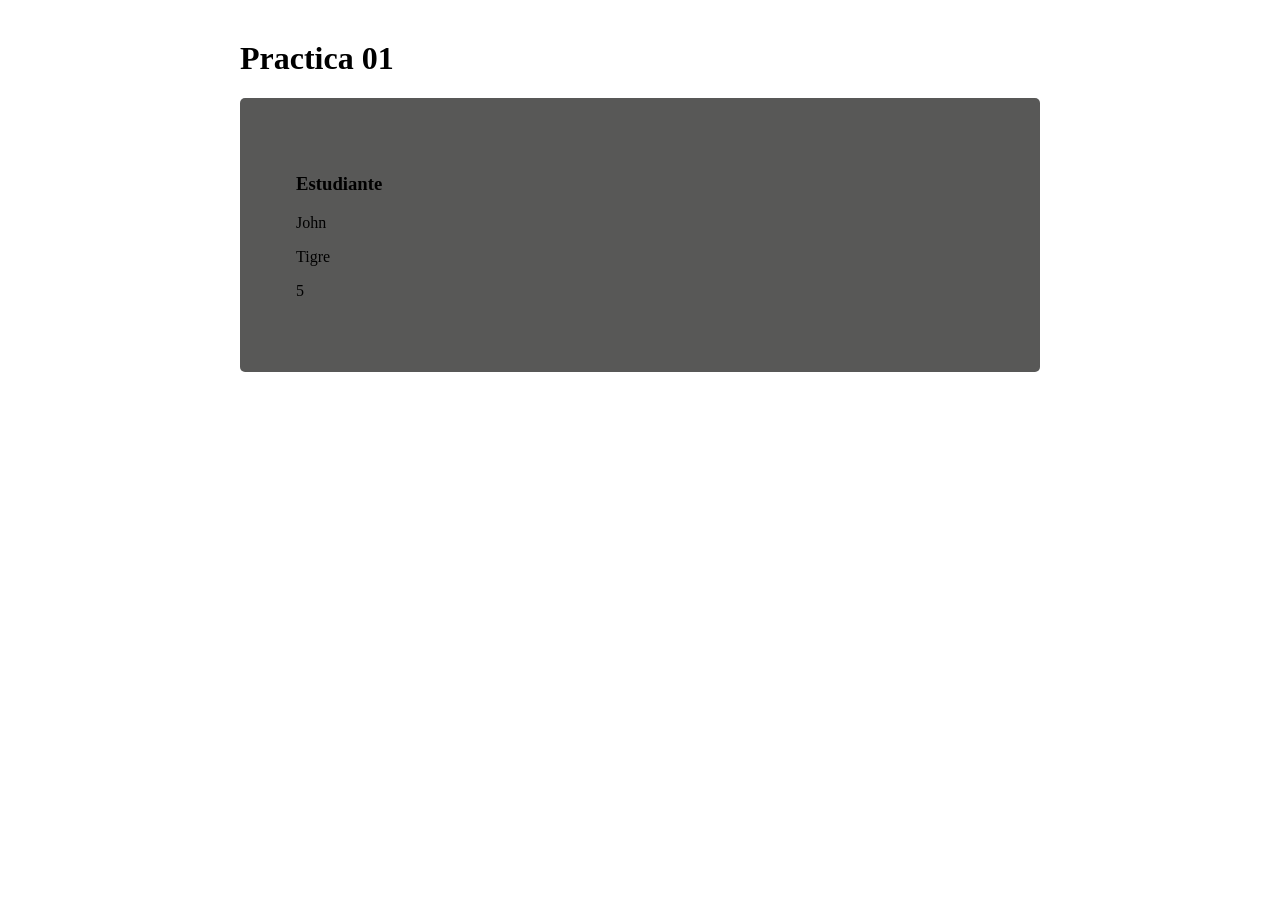
<file: 01-sintaxis/index.html>
<!DOCTYPE html>
<html lang="en">
<head>
    <meta charset="UTF-8">
    <meta name="viewport" content="width=device-width, initial-scale=1.0">

    <title>01-Sintaxis</title>
    <script src="js/app.js" defer></script>
    <link rel="stylesheet" href="scc/styles.css">
</head>
<body>
    <h1>Practica 01</h1> 
    <section id="info">
        <div class="card">
            <h3>Estudiante</h3>
            <p id="nombre"></p>
            <p id="apellido"></p>
            <p id="ciclo"></p>
        </div>
    </section>
</body>
</html>
</file>
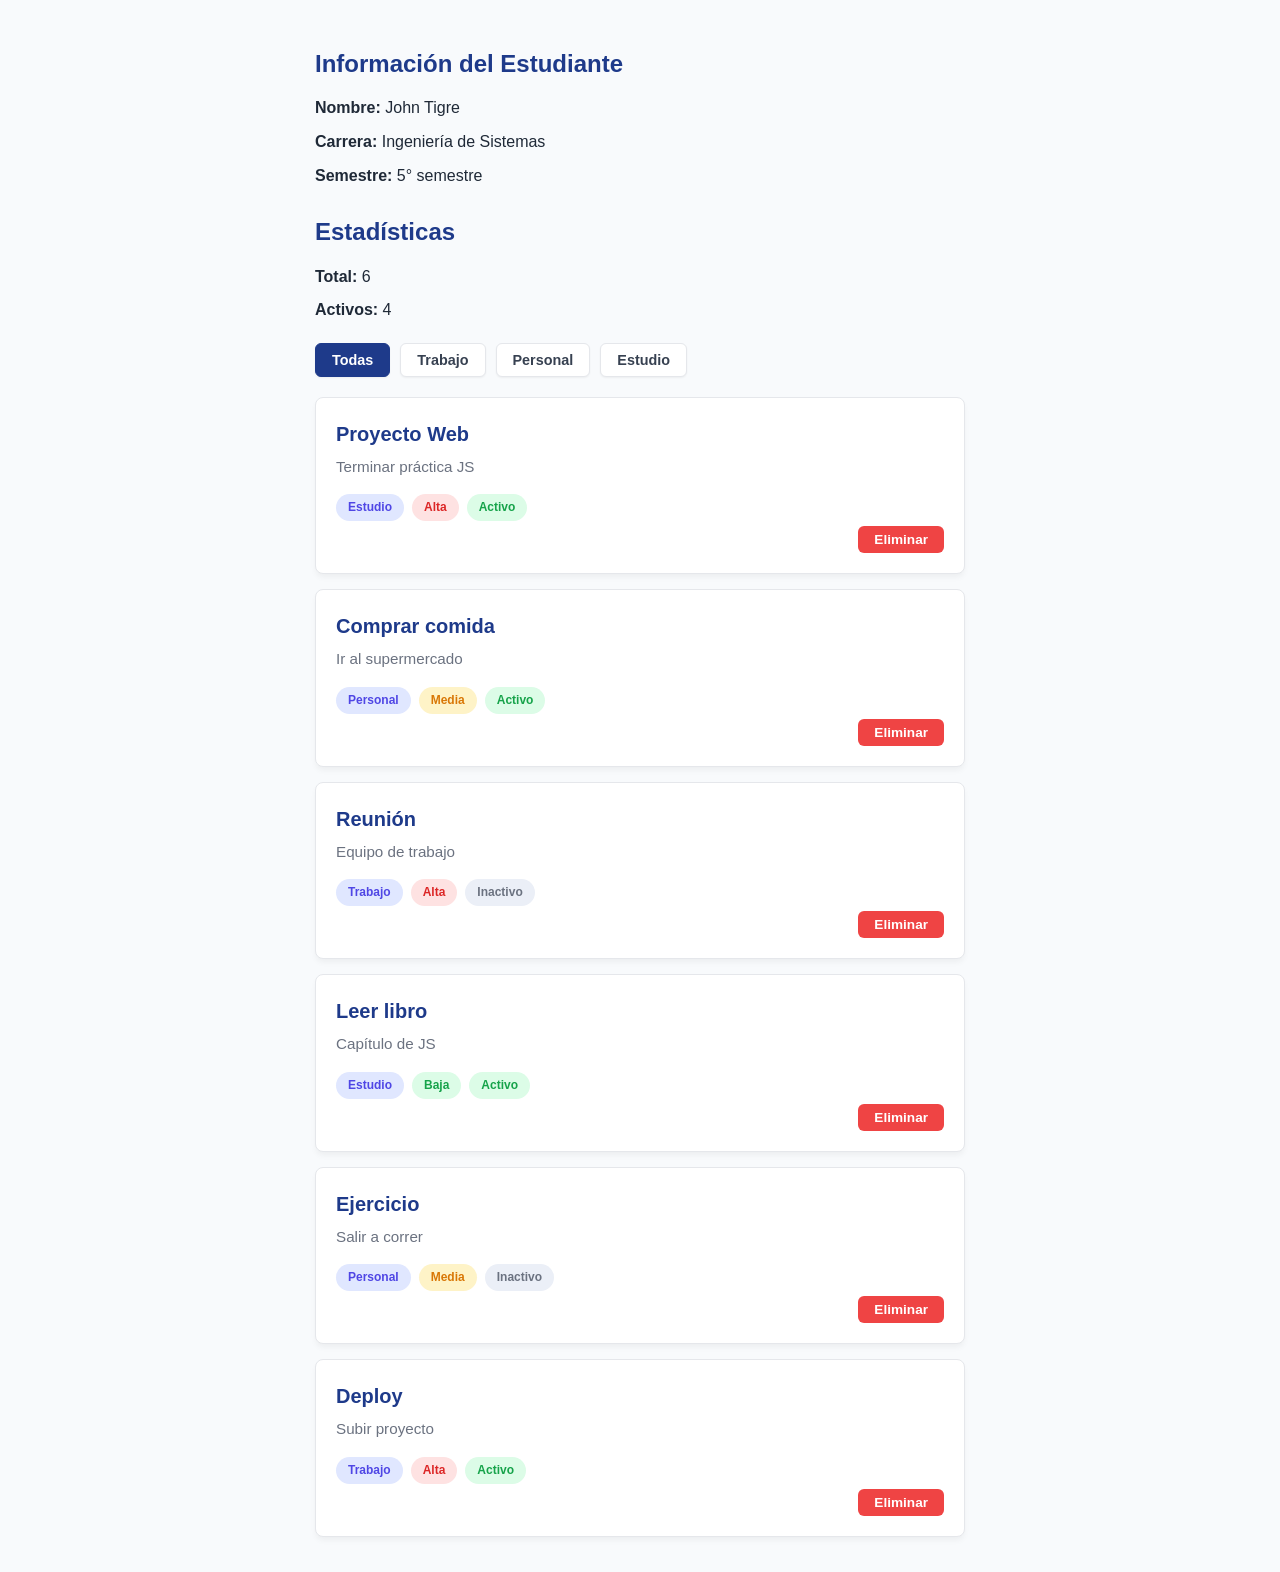
<file: 02-dom-basico/index.html>
<!DOCTYPE html>
<html lang="en">
<head>
    <meta charset="UTF-8">
    <meta name="viewport" content="width=device-width, initial-scale=1.0">
    <title>Practica 02</title>
    <link rel="stylesheet" href="css/styles.css">
</head>
<body>
        <div id="app">

    <div class="info-estudiante">
        <h2>Información del Estudiante</h2>
        <p><strong>Nombre:</strong> <span id="estudiante-nombre"></span></p>
        <p><strong>Carrera:</strong> <span id="estudiante-carrera"></span></p>
        <p><strong>Semestre:</strong> <span id="estudiante-semestre"></span></p>
    </div>

    <div class="estadisticas">
        <h2>Estadísticas</h2>
        <p><strong>Total:</strong> <span id="total-elementos"></span></p>
        <p><strong>Activos:</strong> <span id="elementos-activos"></span></p>
    </div>

    <div class="filtros">
        <button class="btn-filtro btn-filtro-activo" data-categoria="todas">Todas</button>
        <button class="btn-filtro" data-categoria="Trabajo">Trabajo</button>
        <button class="btn-filtro" data-categoria="Personal">Personal</button>
        <button class="btn-filtro" data-categoria="Estudio">Estudio</button>

    </div>

    <div id="contenedor-lista">


        <!-- Las tarjetas se insertarán aquí -->
    </div>

    </div>
    <script src="js/app.js"></script>
</body>
</html></s>
</file>
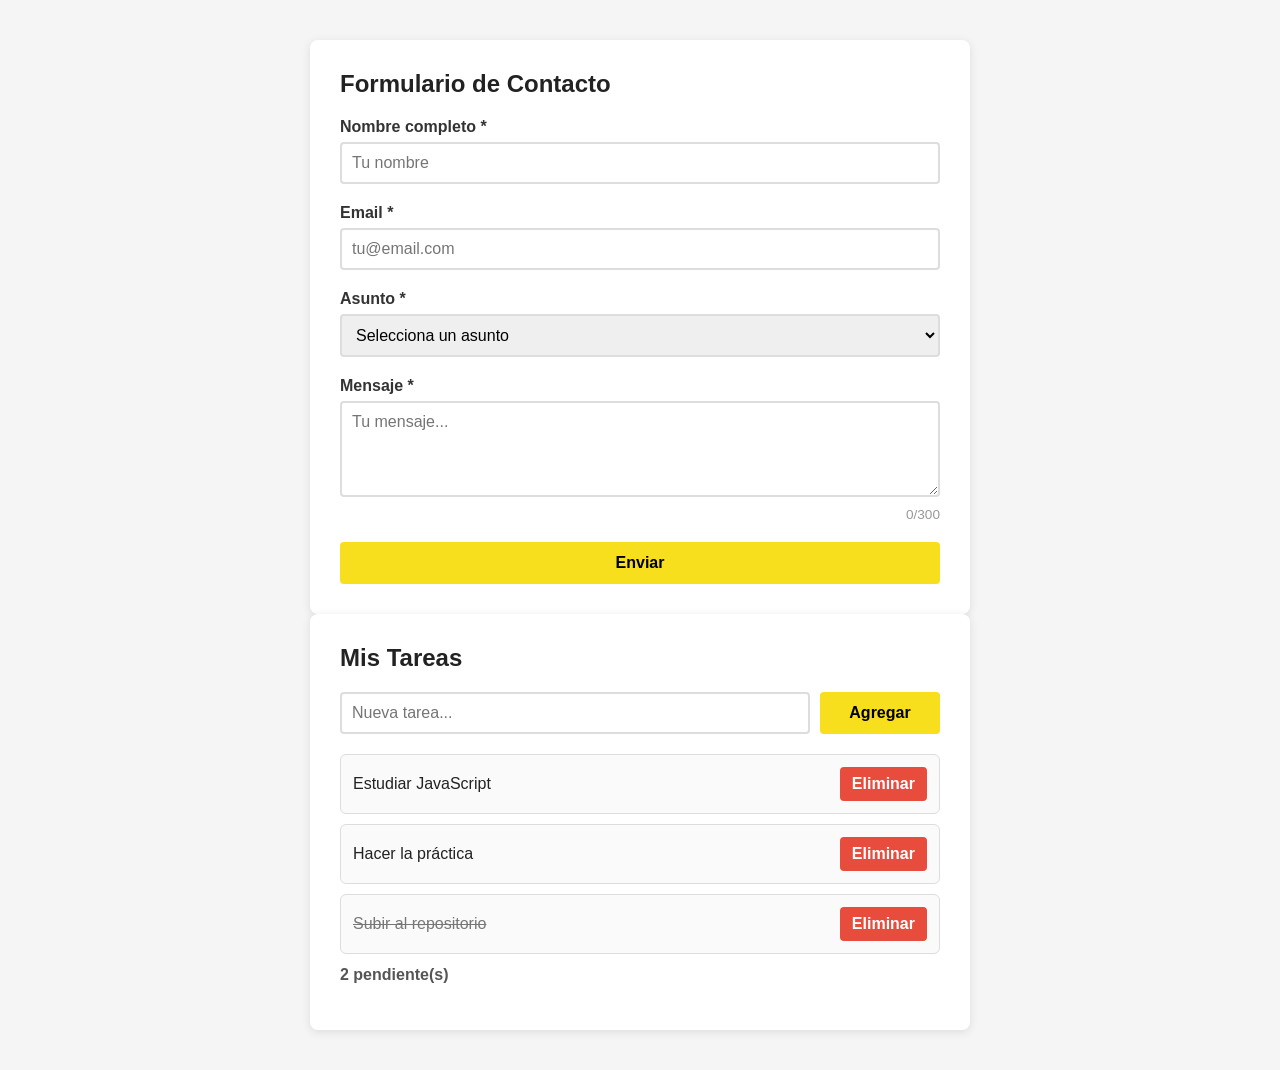
<file: 03-eventos/index.html>
<!DOCTYPE html>
<html lang="en">
<head>
    <meta charset="UTF-8">
    <meta name="viewport" content="width=device-width, initial-scale=1.0">
    <title>Practicas 03</title>
    <link rel="stylesheet" href="css/styles.css">
</head>
<body>
    <section class="container">
    <h1>Formulario de Contacto</h1>

    <form id="formulario" novalidate>
        <div class="form-group">
          <label for="nombre">Nombre completo *</label>
        <input type="text" id="nombre" placeholder="Tu nombre">
        <p class="error-msg" id="error-nombre">El nombre es obligatorio y debe tener al menos 3 caracteres</p>
        </div>

        <div class="form-group">
          <label for="email">Email *</label>
        <input type="email" id="email" placeholder="tu@email.com">
        <p class="error-msg" id="error-email">Ingresa un email válido</p>
        </div>

        <div class="form-group">
          <label for="asunto">Asunto *</label>
        <select id="asunto">
            <option value="">Selecciona un asunto</option>
            <option value="consulta">Consulta general</option>
            <option value="soporte">Soporte técnico</option>
            <option value="sugerencia">Sugerencia</option>
        </select>
        <p class="error-msg" id="error-asunto">Selecciona un asunto</p>
        </div>

        <div class="form-group">
          <label for="mensaje">Mensaje *</label>
        <textarea id="mensaje" rows="4" maxlength="300" placeholder="Tu mensaje..."></textarea>
        <p class="char-count"><span id="chars">0</span>/300</p>
        <p class="error-msg" id="error-mensaje">El mensaje debe tener al menos 10 caracteres</p>
        </div>

        <button type="submit">Enviar</button>
    </form>

    <div id="resultado"></div>
    </section>

    <!-- SECCIÓN 2: TAREAS -->
    <section class="container">
    <h2>Mis Tareas</h2>

    <div class="input-group">
        <input type="text" id="nueva-tarea" placeholder="Nueva tarea...">
        <button type="button" id="btn-agregar" data-action="agregar">Agregar</button>
    </div>

    <ul id="lista-tareas"></ul>
    <p id="contador-tareas">0 pendiente(s)</p>
    </section>
    <script src="js/app.js"></script>
</body>
</html>
</file>
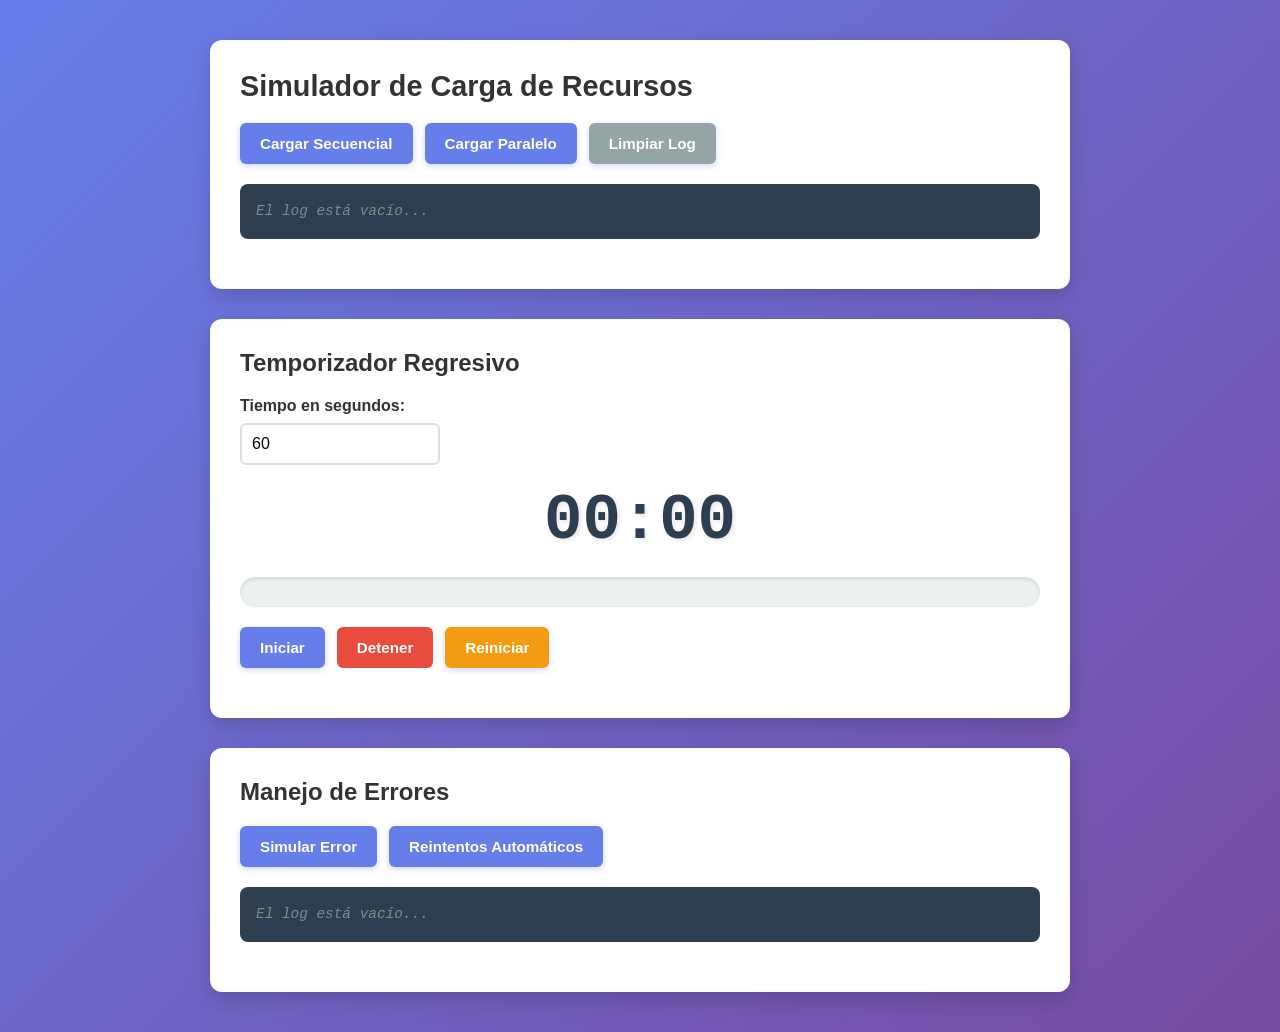
<file: 05-asincronia/index.html>
<!DOCTYPE html>
<html lang="es">
<head>
    <meta charset="UTF-8">
    <meta name="viewport" content="width=device-width, initial-scale=1.0">
    <title>Práctica 5 - Asincronía</title>
    <link rel="stylesheet" href="css/styles.css">
</head>
<body>
    <main class="page">
    <!-- SECCIÓN 1: CARGA SECUENCIAL VS PARALELA -->
    <section class="container">
        <h1>Simulador de Carga de Recursos</h1>

        <div class="button-group">
        <button type="button" id="btn-secuencial">Cargar Secuencial</button>
        <button type="button" id="btn-paralelo">Cargar Paralelo</button>
        <button type="button" id="btn-limpiar">Limpiar Log</button>
        </div>

        <div id="log" class="log"></div>

        <div id="resultados" class="resultados"></div>
    </section>

    <!-- SECCIÓN 2: TEMPORIZADOR -->
    <section class="container">
        <h2>Temporizador Regresivo</h2>

        <div class="form-group">
        <label for="input-tiempo">Tiempo en segundos:</label>
        <input type="number" id="input-tiempo" value="60" min="1" max="600">
        </div>

        <div id="display" class="display">00:00</div>

        <div class="progress-container">
        <div id="barra-progreso" class="progress-bar"></div>
        </div>

        <div class="button-group">
        <button type="button" id="btn-iniciar">Iniciar</button>
        <button type="button" id="btn-detener">Detener</button>
        <button type="button" id="btn-reiniciar">Reiniciar</button>
        </div>
    </section>

    <!-- SECCIÓN 3: MANEJO DE ERRORES -->
    <section class="container">
        <h2>Manejo de Errores</h2>

        <div class="button-group">
        <button type="button" id="btn-error">Simular Error</button>
        <button type="button" id="btn-reintentos">Reintentos Automáticos</button>
        </div>

        <div id="log-errores" class="log"></div>
    </section>
    </main>
    <script defer src="js/app.js"></script>
</body>
</html>
</file>
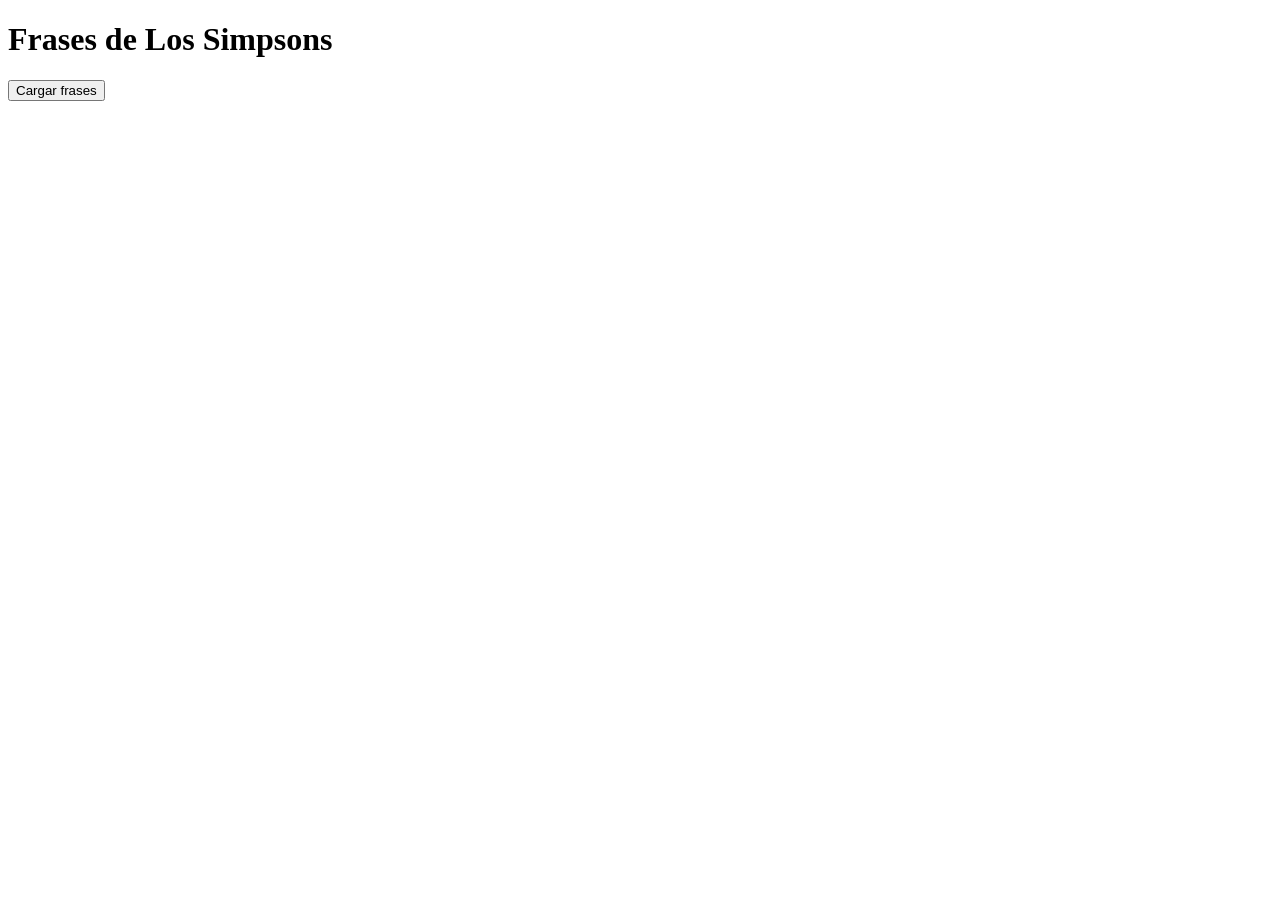
<file: 06-ejemplo/index.html>
<!DOCTYPE html>
<html lang="es">
<head>
    <meta charset="UTF-8">
    <title>Fetch Simpsons</title>
    <link rel="stylesheet" href="styles.css">
</head>
<body>

    <h1>Frases de Los Simpsons</h1>

    <button id="btn-cargar">Cargar frases</button>

    <div id="loading" class="loading oculto">Cargando...</div>

    <div id="contenedor"></div>

    <script src="app.js"></script>
</body>
</html>
</file>
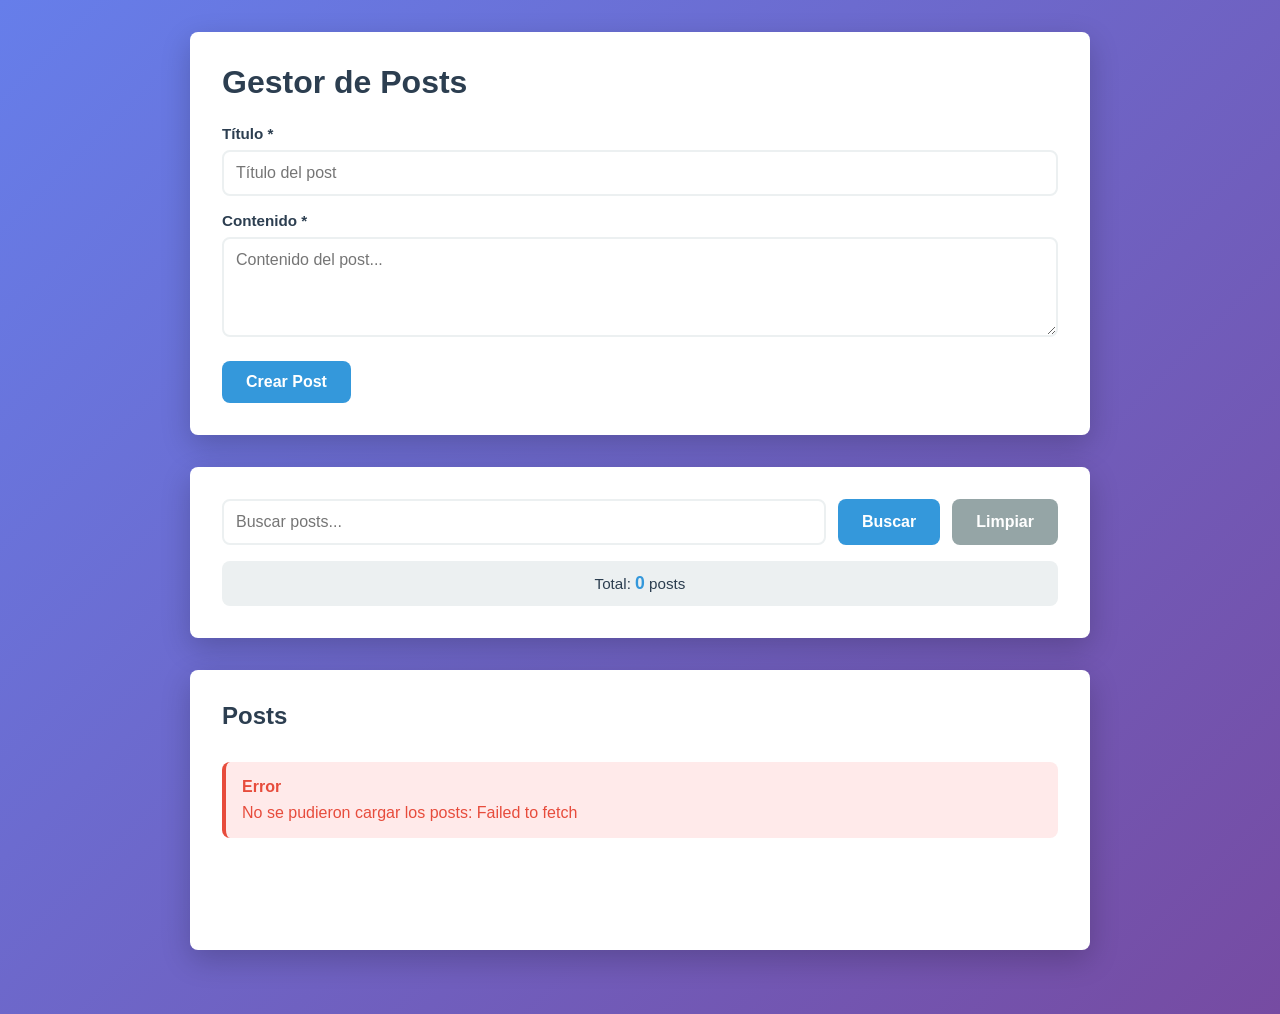
<file: 06-fetch-api/index.html>
<!DOCTYPE html>
<html lang="es">
<head>
    <meta charset="UTF-8">
    <meta name="viewport" content="width=device-width, initial-scale=1.0">
    <title>Práctica 6 - Fetch API</title>
    <link rel="stylesheet" href="css/styles.css">
</head>
<body>
    <main class="page">
    <!-- SECCIÓN 1: FORMULARIO -->
    <section class="container">
        <h1>Gestor de Posts</h1>
        <form id="form-post" class="form-post">
        <input type="hidden" id="post-id">
        
        <div class="form-group">
          <label for="titulo">Título *</label>
            <input type="text" id="titulo" placeholder="Título del post" required>
        </div>

        <div class="form-group">
          <label for="contenido">Contenido *</label>
            <textarea id="contenido" rows="4" placeholder="Contenido del post..." required></textarea>
        </div>

        <div class="form-actions">
            <button type="submit" id="btn-submit">Crear Post</button>
            <button type="button" id="btn-cancelar" class="btn-secondary" style="display: none;">Cancelar</button>
        </div>
        </form>
    </section>

    <!-- SECCIÓN 2: FILTROS Y BÚSQUEDA -->
    <section class="container">
        <div class="search-bar">
        <input type="search" id="input-buscar" placeholder="Buscar posts...">
        <button type="button" id="btn-buscar">Buscar</button>
        <button type="button" id="btn-limpiar" class="btn-secondary">Limpiar</button>
        </div>

        <div class="stats">
        <p id="contador">Total: <strong>0</strong> posts</p>
        </div>
    </section>

    <!-- SECCIÓN 3: LISTA DE POSTS -->
    <section class="container">
        <h2>Posts</h2>
        <div id="lista-posts" class="lista-posts">
        <!-- Los posts se renderizan aquí dinámicamente -->
        </div>

        <div id="mensaje-estado" class="mensaje-estado"></div>
    </section>
    </main>

    <script defer src="js/apiService.js"></script>
    <script defer src="js/components.js"></script>
    <script defer src="js/app.js"></script>
</body>
</html>
</file>
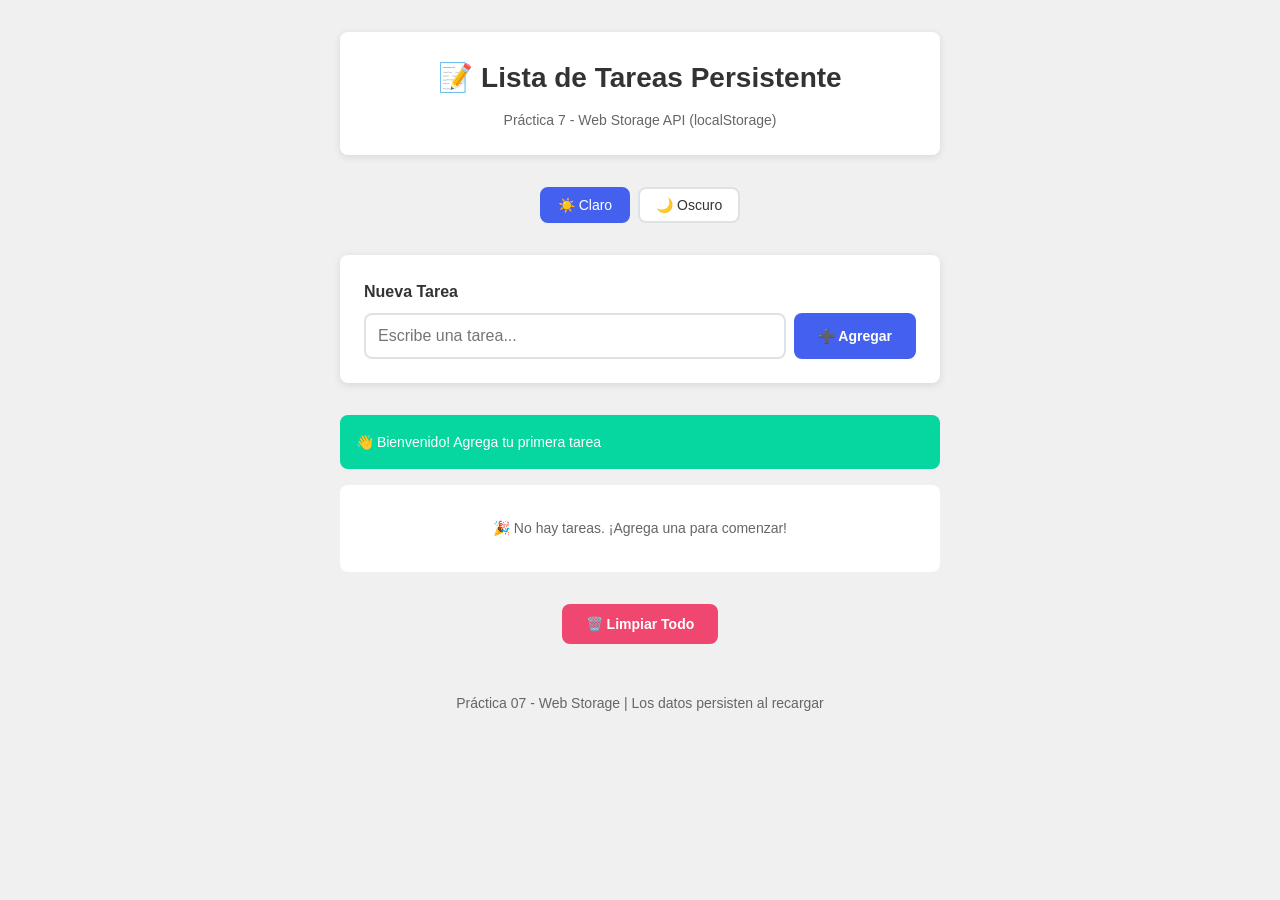
<file: 07-storage/index.html>
<!DOCTYPE html>
<html lang="es">
<head>
    <meta charset="UTF-8">
    <meta name="viewport" content="width=device-width, initial-scale=1.0">
    <title>Práctica 07 - Web Storage | Lista de Tareas</title>
    <link rel="stylesheet" href="css/styles.css">
</head>
<body>
    <div class="container">
    <!-- Header -->
    <header class="header">
        <h1 class="header__title">📝 Lista de Tareas Persistente</h1>
        <p class="header__subtitle">Práctica 7 - Web Storage API (localStorage)</p>
    </header>

    <!-- Selector de tema simple -->
    <section class="theme-selector">
        <button class="theme-btn theme-btn--active" data-theme="claro">☀️ Claro</button>
        <button class="theme-btn" data-theme="oscuro">🌙 Oscuro</button>
    </section>

    <!-- Formulario para crear tarea -->
    <section class="form-section">
        <form class="task-form" id="form-tarea">
        <div class="form-group">
            <label for="input-tarea" class="form-label">Nueva Tarea</label>
            <div class="form-input-group">
            <input 
                type="text" 
                id="input-tarea" 
                class="form-input" 
                placeholder="Escribe una tarea..." 
                maxlength="100"
                required
                autocomplete="off"
            >
            <button type="submit" class="btn btn--primary">
                ➕ Agregar
            </button>
            </div>
        </div>
        </form>
    </section>

    <!-- Mensaje de estado -->
    <div id="mensaje-estado" class="mensaje oculto"></div>

    <!-- Lista de tareas -->
    <section class="tasks-section">
        <ul class="tasks-list" id="lista-tareas">
        <!-- Las tareas se renderizan aquí -->
        </ul>
    </section>

    <!-- Botón limpiar todo -->
    <section class="actions">
        <button class="btn btn--danger" id="btn-limpiar">
        🗑️ Limpiar Todo
        </button>
    </section>

    <!-- Footer -->
    <footer class="footer">
        <p>Práctica 07 - Web Storage | Los datos persisten al recargar</p>
    </footer>
    </div>

    <!-- Scripts -->
    <script src="js/storage.js"></script>
    <script src="js/app.js"></script>
</body>
</html>
</file>
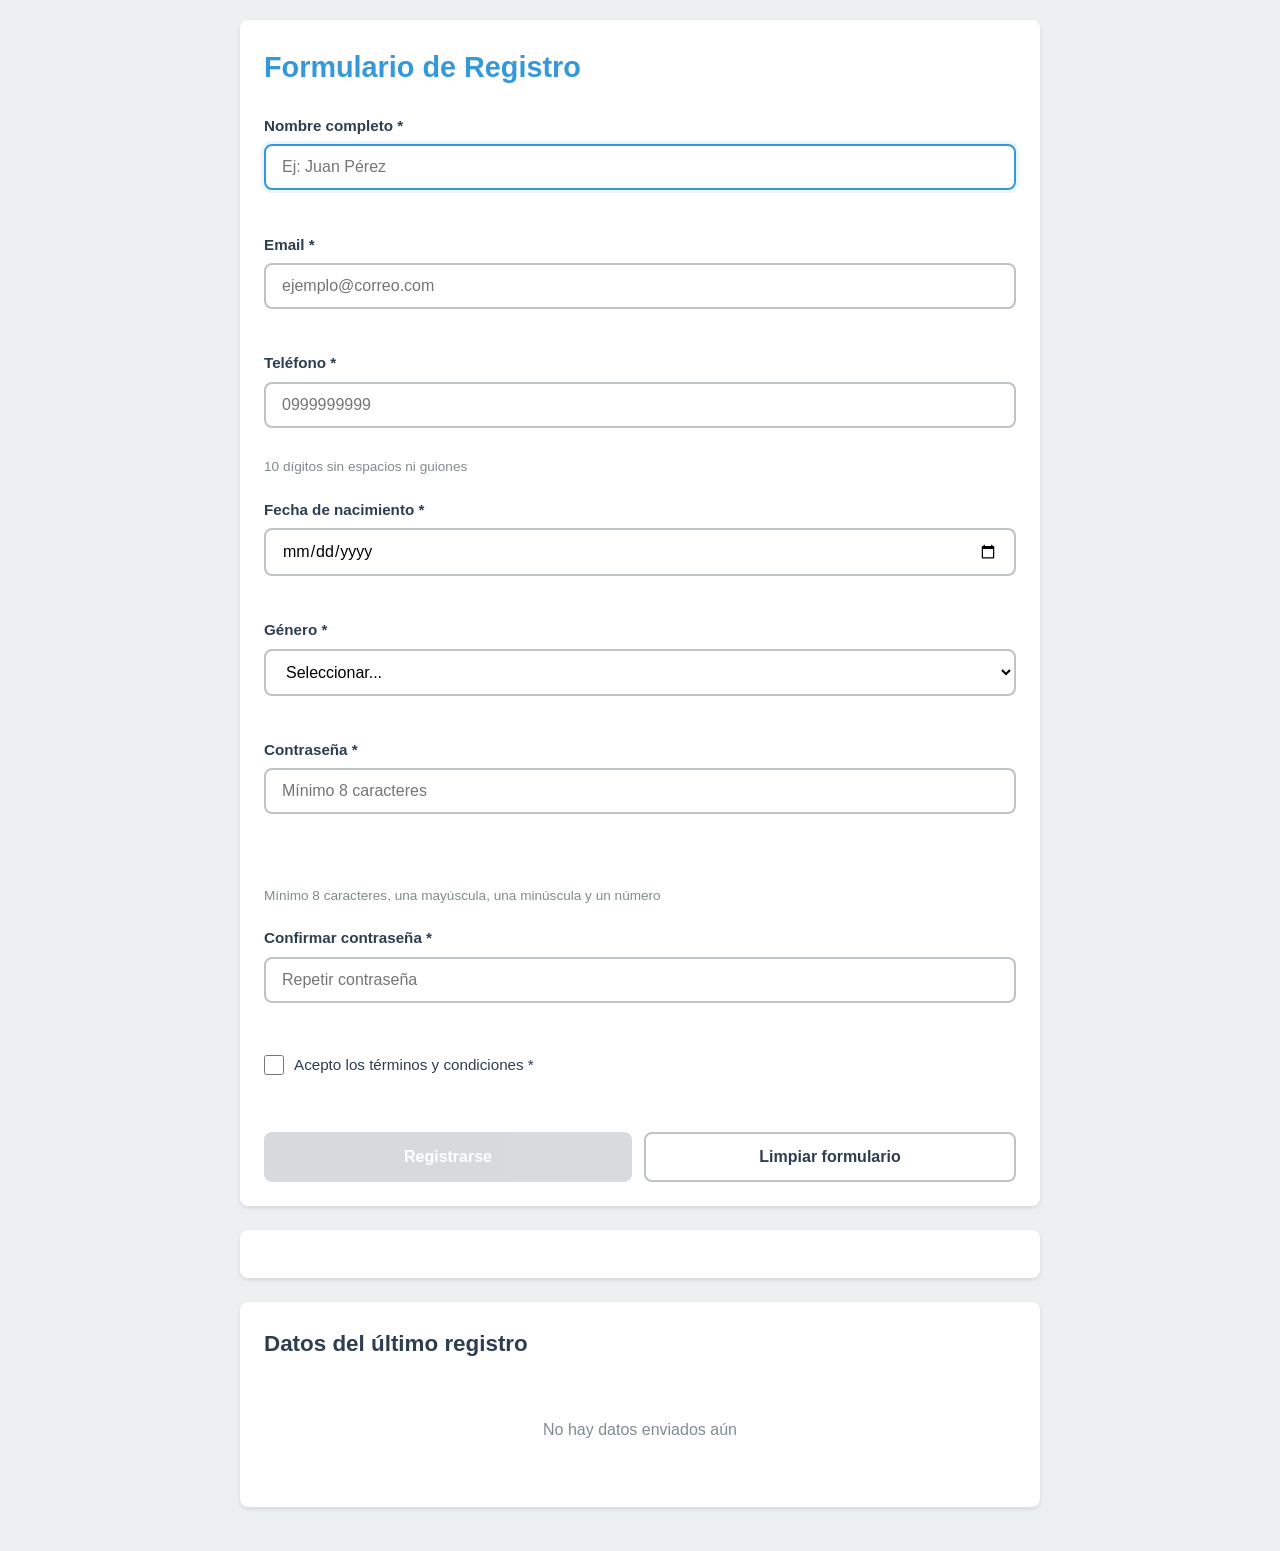
<file: 08-formularios-validacion/index.html>
<!DOCTYPE html>
<html lang="es">
<head>
    <meta charset="UTF-8">
    <meta name="viewport" content="width=device-width, initial-scale=1.0">
    <title>Práctica 8 - Formularios y Validación</title>
    <link rel="stylesheet" href="css/styles.css">
</head>
<body>
    <main class="page">
    <!-- SECCIÓN 1: FORMULARIO DE REGISTRO -->
    <section class="container">
        <h1>Formulario de Registro</h1>
        <form id="form-registro" class="form-registro" novalidate>
        
        <div class="form-group">
          <label for="nombre">Nombre completo *</label>
            <input 
            type="text" 
            id="nombre" 
            name="nombre" 
            placeholder="Ej: Juan Pérez" 
            required 
            minlength="3"
            maxlength="50">
          <div class="error-mensaje"></div>
        </div>

        <div class="form-group">
          <label for="email">Email *</label>
            <input 
            type="email" 
            id="email" 
            name="email" 
            placeholder="ejemplo@correo.com" 
            required>
            <div class="error-mensaje"></div>
        </div>

        <div class="form-group">
          <label for="telefono">Teléfono *</label>
            <input 
            type="tel" 
            id="telefono" 
            name="telefono" 
            placeholder="0999999999" 
            required
            pattern="[0-9]{10}">
            <div class="error-mensaje"></div>
            <small class="help-text">10 dígitos sin espacios ni guiones</small>
        </div>

        <div class="form-group">
          <label for="fecha_nacimiento">Fecha de nacimiento *</label>
            <input 
            type="date" 
            id="fecha_nacimiento" 
            name="fecha_nacimiento" 
            required>
            <div class="error-mensaje"></div>
        </div>

        <div class="form-group">
          <label for="genero">Género *</label>
            <select id="genero" name="genero" required>
            <option value="">Seleccionar...</option>
            <option value="masculino">Masculino</option>
            <option value="femenino">Femenino</option>
            <option value="otro">Otro</option>
            <option value="prefiero_no_decir">Prefiero no decir</option>
            </select>
            <div class="error-mensaje"></div>
        </div>

        <div class="form-group">
          <label for="password">Contraseña *</label>
            <input 
            type="password" 
            id="password" 
            name="password" 
            placeholder="Mínimo 8 caracteres" 
            required 
            minlength="8">
            <div class="password-strength" id="password-strength"></div>
            <div class="error-mensaje"></div>
            <small class="help-text">Mínimo 8 caracteres, una mayúscula, una minúscula y un número</small>
        </div>

        <div class="form-group">
          <label for="confirmar_password">Confirmar contraseña *</label>
            <input 
            type="password" 
            id="confirmar_password" 
            name="confirmar_password" 
            placeholder="Repetir contraseña" 
            required>
            <div class="error-mensaje"></div>
        </div>

        <div class="form-group form-group-checkbox">
            <label class="checkbox-label">
            <input 
                type="checkbox" 
                id="terminos" 
                name="terminos" 
                required>
            <span>Acepto los términos y condiciones *</span>
            </label>
            <div class="error-mensaje"></div>
        </div>

        <div class="form-actions">
            <button type="submit" id="btn-enviar" class="btn-submit">
            Registrarse
            </button>
            <button type="button" id="btn-limpiar" class="btn-secondary">
            Limpiar formulario
            </button>
        </div>
        </form>
    </section>

    <!-- SECCIÓN 2: MENSAJES DE ESTADO -->
    <section class="container">
        <div id="mensaje-estado" class="mensaje-estado oculto"></div>
    </section>

    <!-- SECCIÓN 3: DATOS ENVIADOS (solo para demostración) -->
    <section class="container">
        <h2>Datos del último registro</h2>
        <div id="resultado-registro" class="resultado-vacio">
        <p>No hay datos enviados aún</p>
        </div>
    </section>
    </main>

    <script defer src="js/validacion.js"></script>
    <script defer src="js/components.js"></script>
    <script defer src="js/app.js"></script>
</body>
</html>
</file>
<file: 01-sintaxis/scc/styles.css>
body {
    font-family: 'Times New Roman', Times, serif;
    max-width: 800px;
    margin: 40px auto;
}

.card {
    background: #585857;
    padding: 7%;
    margin: 9px 0;
    border-radius: 5px;
}
</file>
<file: 02-dom-basico/css/styles.css>
* {
    box-sizing: border-box;
    margin: 0;
    padding: 0;
}

body {
    font-family: -apple-system, BlinkMacSystemFont, "Segoe UI", Roboto, Helvetica, Arial, sans-serif;
    background-color: #f8fafc; 
    color: #1f2937; 
    padding: 20px;
    line-height: 1.6;
}

#app {
    max-width: 650px;
    margin: 0 auto;
}

h2 {
    color: #1e3a8a; 
    margin-bottom: 12px;
    margin-top: 25px;
    font-size: 1.5rem;
}

p {
    margin-bottom: 8px;
    font-size: 1rem;
}

.filtros {
    margin: 20px 0;
    display: flex;
    gap: 10px;
}

.btn-filtro {
    padding: 8px 16px;
    border: 1px solid #e5e7eb; 
    background-color: white;
    color: #374151;
    font-weight: 600;
    cursor: pointer;
    border-radius: 6px;
    font-size: 0.9rem;
    box-shadow: 0 1px 2px rgba(0,0,0,0.05);
}

.btn-filtro:hover {
    background-color: #f9fafb;
}

.btn-filtro-activo {
    background-color: #1e3a8a; 
    color: white;
    border-color: #1e3a8a;
}
.btn-filtro-activo:hover {
    background-color: #1e3a8a; 
}

.card {
    background: white;
    padding: 20px;
    margin-bottom: 15px;
    border-radius: 8px;
    border: 1px solid #e5e7eb;
    box-shadow: 0 4px 6px -1px rgba(0, 0, 0, 0.05); 
    display: flex;
    flex-direction: column;
}

.card h3 {
    color: #1e3a8a; 
    font-size: 1.25rem;
    margin-bottom: 5px;
}

.card p {
    color: #6b7280; 
    margin-bottom: 15px;
    font-size: 0.95rem;
}


.badges {
    display: flex;
    gap: 8px;
    margin-bottom: 15px;
}

.badge {
    padding: 4px 12px;
    border-radius: 9999px; 
    font-size: 0.75rem;
    font-weight: 700;
    display: inline-block;
}


.badge-categoria {
    background-color: #e0e7ff;
    color: #4f46e5; 
}

.prioridad-alta {
    background-color: #fee2e2;
    color: #dc2626; 
}

.prioridad-media {
    background-color: #fef3c7; 
    color: #d97706; 
}

.prioridad-baja {
    background-color: #dcfce7; 
    color: #16a34a; 
}

.estado-activo {
    background-color: #dcfce7; 
    color: #16a34a; 
}

.estado-inactivo {
    background-color: #ebeff7;
    color: #6b7280;
}

.card-actions {
    display: flex;
    justify-content: flex-end; 
    margin-top: -10px;
}

.btn-eliminar {
    background-color: #ef4444; 
    color: white;
    border: none;
    padding: 6px 16px;
    border-radius: 6px;
    font-weight: 600;
    cursor: pointer;
    font-size: 0.85rem;
    transition: background-color 0.2s;
}

.btn-eliminar:hover {
    background-color: #dc2626;
}
</file>
<file: 03-eventos/css/styles.css>
* {
    box-sizing: border-box;
}

body {
    font-family: Arial, sans-serif;
    max-width: 700px;
    margin: 40px auto;
    padding: 0 20px;
    background: #f5f5f5;
    color: #222;
}

.page {
    display: flex;
    flex-direction: column;
    gap: 24px;
}

.container {
    background: #ffffff;
    padding: 30px;
    border-radius: 8px;
    box-shadow: 0 2px 10px rgba(0, 0, 0, 0.1);
}

h1,
h2 {
    margin-top: 0;
    margin-bottom: 20px;
}

.form-group {
    margin-bottom: 20px;
}

label {
    display: block;
    margin-bottom: 6px;
    font-weight: bold;
    color: #333;
}

input,
select,
textarea,
button {
    font: inherit;
}

input,
select,
textarea {
    width: 100%;
    padding: 10px;
    border: 2px solid #ddd;
    border-radius: 4px;
    transition: border-color 0.2s ease, box-shadow 0.2s ease;
}

input:focus,
select:focus,
textarea:focus {
    border-color: #f7df1e;
    outline: none;
    box-shadow: 0 0 0 3px rgba(247, 223, 30, 0.2);
}

.error {
    border-color: #e74c3c !important;
}

.error-msg {
    display: none;
    margin-top: 6px;
    margin-bottom: 0;
    color: #e74c3c;
    font-size: 0.85rem;
}

.error-msg.visible {
    display: block;
}

.char-count {
    text-align: right;
    color: #999;
    font-size: 0.85rem;
    margin-top: 6px;
    margin-bottom: 0;
}

button {
    border: none;
    border-radius: 4px;
    padding: 12px 16px;
    background: #f7df1e;
    cursor: pointer;
    font-weight: bold;
    transition: background 0.2s ease, transform 0.2s ease;
}

button:hover {
    background: #e6cf1a;
}

button:active {
    transform: scale(0.98);
}

form button[type="submit"] {
    width: 100%;
}

#resultado {
    display: none;
    margin-top: 20px;
    padding: 15px;
    background: #e8f5e9;
    border-radius: 4px;
    border: 1px solid #c8e6c9;
}

#resultado.visible {
    display: block;
}

#resultado strong {
    display: block;
    margin-bottom: 10px;
}

#resultado p {
    margin: 6px 0;
}

.input-group {
    display: flex;
    gap: 10px;
    margin-bottom: 20px;
}

.input-group input {
    flex: 1;
}

#btn-agregar {
    min-width: 120px;
}

#lista-tareas {
    list-style: none;
    padding: 0;
    margin: 0;
}

.tarea-item {
    display: flex;
    align-items: center;
    justify-content: space-between;
    gap: 10px;
    padding: 12px;
    border: 1px solid #ddd;
    border-radius: 6px;
    background: #fafafa;
    margin-bottom: 10px;
}

.tarea-texto {
    flex: 1;
    cursor: pointer;
}

.tarea-item.completada .tarea-texto {
    text-decoration: line-through;
    color: #777;
}

.btn-eliminar {
    background: #e74c3c;
    color: #fff;
    padding: 8px 12px;
}

.btn-eliminar:hover {
    background: #cf3f31;
}

.estado-vacio {
    padding: 14px;
    border: 1px dashed #bbb;
    border-radius: 6px;
    text-align: center;
    color: #666;
    background: #fcfcfc;
}

#contador-tareas {
    margin-top: 12px;
    color: #555;
    font-weight: bold;
}

@media (max-width: 600px) {
    body {
        margin: 20px auto;
        padding: 0 12px;
    }

    .container {
        padding: 20px;
    }

    .input-group {
        flex-direction: column;
    }

    #btn-agregar {
        width: 100%;
    }

    .tarea-item {
        flex-direction: column;
        align-items: stretch;
    }

    .btn-eliminar {
        width: 100%;
    }
}
</file>
<file: 05-asincronia/css/styles.css>
* {
    box-sizing: border-box;
}

body {
    font-family: 'Segoe UI', Tahoma, Geneva, Verdana, sans-serif;
    max-width: 900px;
    margin: 40px auto;
    padding: 0 20px;
    background: linear-gradient(135deg, #667eea 0%, #764ba2 100%);
    color: #222;
    min-height: 100vh;
}

.page {
    display: flex;
    flex-direction: column;
    gap: 30px;
}

.container {
    background: #ffffff;
    padding: 30px;
    border-radius: 12px;
    box-shadow: 0 8px 20px rgba(0, 0, 0, 0.15);
}

h1,
h2 {
    margin-top: 0;
    margin-bottom: 20px;
    color: #333;
}


h1 {
    font-size: 1.8rem;
}

h2 {
    font-size: 1.5rem;
}

/* Botones */
.button-group {
    display: flex;
    gap: 12px;
    margin-bottom: 20px;
    flex-wrap: wrap;
}

button {
    border: none;
    border-radius: 6px;
    padding: 12px 20px;
    background: #667eea;
    color: white;
    cursor: pointer;
    font-weight: 600;
    font-size: 0.95rem;
    transition: all 0.3s ease;
    box-shadow: 0 2px 6px rgba(102, 126, 234, 0.3);
}

button:hover {
    background: #5568d3;
    transform: translateY(-2px);
    box-shadow: 0 4px 12px rgba(102, 126, 234, 0.4);
}

button:active {
    transform: translateY(0);
}

button:disabled {
    background: #ccc;
    cursor: not-allowed;
    transform: none;
    box-shadow: none;
}

#btn-limpiar {
    background: #95a5a6;
}

#btn-limpiar:hover {
    background: #7f8c8d;
}

#btn-detener {
    background: #e74c3c;
}

#btn-detener:hover {
    background: #c0392b;
}

#btn-reiniciar {
    background: #f39c12;
}

#btn-reiniciar:hover {
    background: #d68910;
}

/* Log */
.log {
    background: #2c3e50;
    color: #ecf0f1;
    padding: 16px;
    border-radius: 8px;
    font-family: 'Courier New', monospace;
    font-size: 0.9rem;
    max-height: 300px;
    overflow-y: auto;
    margin-bottom: 20px;
    line-height: 1.6;
}

.log:empty::before {
    content: 'El log está vacío...';
    color: #7f8c8d;
    font-style: italic;
}

.log-item {
    padding: 6px 0;
    border-bottom: 1px solid rgba(255, 255, 255, 0.1);
}

.log-item:last-child {
    border-bottom: none;
}

.log-info {
    color: #3498db;
}

.log-success {
    color: #2ecc71;
}

.log-error {
    color: #e74c3c;
}

.log-warning {
    color: #f39c12;
}

/* Resultados */
.resultados {
    display: none;
    background: #ecf0f1;
    padding: 16px;
    border-radius: 8px;
    border-left: 4px solid #667eea;
}

.resultados.visible {
    display: block;
}

.resultados h3 {
    margin-top: 0;
    margin-bottom: 12px;
    color: #2c3e50;
}

.resultados p {
    margin: 8px 0;
    color: #34495e;
    font-weight: 500;
}

/* Formulario */
.form-group {
    margin-bottom: 20px;
}

label {
    display: block;
    margin-bottom: 8px;
    font-weight: 600;
    color: #333;
}

input[type="number"] {
    width: 100%;
    max-width: 200px;
    padding: 10px;
    border: 2px solid #ddd;
    border-radius: 6px;
    font-size: 1rem;
    transition: border-color 0.3s ease;
}

input[type="number"]:focus {
    border-color: #667eea;
    outline: none;
    box-shadow: 0 0 0 3px rgba(102, 126, 234, 0.1);
}

/* Display del temporizador */
.display {
    font-size: 4rem;
    font-weight: 700;
    text-align: center;
    color: #2c3e50;
    margin: 20px 0;
    font-family: 'Courier New', monospace;
    text-shadow: 2px 2px 4px rgba(0, 0, 0, 0.1);
}

.display.alerta {
    color: #e74c3c;
    animation: pulso 0.5s ease-in-out infinite;
}

@keyframes pulso {

    0%,
    100% {
        transform: scale(1);
    }

    50% {
        transform: scale(1.05);
    }
}

/* Barra de progreso */
.progress-container {
    width: 100%;
    height: 30px;
    background: #ecf0f1;
    border-radius: 15px;
    overflow: hidden;
    margin-bottom: 20px;
    box-shadow: inset 0 2px 4px rgba(0, 0, 0, 0.1);
}

.progress-bar {
    height: 100%;
    width: 0%;
    background: linear-gradient(90deg, #667eea 0%, #764ba2 100%);
    transition: width 0.3s ease, background 0.3s ease;
    border-radius: 15px;
    box-shadow: 0 2px 6px rgba(102, 126, 234, 0.4);
}

.progress-bar.alerta {
    background: linear-gradient(90deg, #e74c3c 0%, #c0392b 100%);
}

/* Scrollbar personalizada para el log */
.log::-webkit-scrollbar {
    width: 8px;
}

.log::-webkit-scrollbar-track {
    background: #34495e;
    border-radius: 4px;
}

.log::-webkit-scrollbar-thumb {
    background: #667eea;
    border-radius: 4px;
}

.log::-webkit-scrollbar-thumb:hover {
    background: #5568d3;
}

/* Responsive */
@media (max-width: 600px) {
    body {
        margin: 20px auto;
    }

    .container {
        padding: 20px;
    }

    h1 {
        font-size: 1.5rem;
    }

    h2 {
        font-size: 1.3rem;
    }

    .display {
        font-size: 3rem;
    }

    button {
        padding: 10px 16px;
        font-size: 0.9rem;
    }

    .button-group {
        gap: 8px;
    }
}
</file>
<file: 06-ejemplo/styles.css>
.loading {
    font-weight: bold;
    color: blue;
    margin: 10px 0;
}

.oculto {
    display: none;
}

.card {
    display: flex;
    align-items: flex-start;
    gap: 16px;
    border: 1px solid #ccc;
    padding: 12px;
    margin: 12px 0;
    border-radius: 8px;
}

.card-imagen img {
    width: 100px;
    height: 100px;
    object-fit: cover;
    display: block;
    border-radius: 6px;
}

.card-contenido {
    display: flex;
    flex-direction: column;
    gap: 8px;
}

.card-contenido h3 {
    margin: 0;
}

.card-contenido p {
    margin: 0;
}
</file>
<file: 06-fetch-api/css/styles.css>
/* ===========================
   RESET Y VARIABLES
=========================== */

* {
    margin: 0;
    padding: 0;
    box-sizing: border-box;
}

:root {
    --primary: #3498db;
    --primary-dark: #2980b9;
    --success: #2ecc71;
    --danger: #e74c3c;
    --warning: #f39c12;
    --dark: #2c3e50;
    --gray: #95a5a6;
    --light: #ecf0f1;
    --white: #ffffff;
    --shadow: rgba(0, 0, 0, 0.1);
    --shadow-md: rgba(0, 0, 0, 0.15);
    --shadow-lg: rgba(0, 0, 0, 0.2);
    --radius: 8px;
    --transition: all 0.3s ease;
}

body {
    font-family: 'Segoe UI', Tahoma, Geneva, Verdana, sans-serif;
    background: linear-gradient(135deg, #667eea 0%, #764ba2 100%);
    min-height: 100vh;
    padding: 2rem 1rem;
    color: var(--dark);
}

.page {
    max-width: 900px;
    margin: 0 auto;
}

/* ===========================
   CONTENEDORES
=========================== */

.container {
    background: var(--white);
    border-radius: var(--radius);
    padding: 2rem;
    margin-bottom: 2rem;
    box-shadow: 0 10px 30px var(--shadow-lg);
}

h1 {
    color: var(--dark);
    margin-bottom: 1.5rem;
    font-size: 2rem;
}

h2 {
    color: var(--dark);
    margin-bottom: 1rem;
    font-size: 1.5rem;
}

/* ===========================
   FORMULARIO
=========================== */

.form-post {
    display: flex;
    flex-direction: column;
    gap: 1rem;
}

.form-group {
    display: flex;
    flex-direction: column;
    gap: 0.5rem;
}

.form-group label {
    font-weight: 600;
    color: var(--dark);
    font-size: 0.95rem;
}

.form-group input,
.form-group textarea {
    padding: 0.75rem;
    border: 2px solid var(--light);
    border-radius: var(--radius);
    font-size: 1rem;
    font-family: inherit;
    transition: var(--transition);
}

.form-group input:focus,
.form-group textarea:focus {
    outline: none;
    border-color: var(--primary);
    box-shadow: 0 0 0 3px rgba(52, 152, 219, 0.1);
}

.form-group textarea {
    resize: vertical;
    min-height: 100px;
}

.form-actions {
    display: flex;
    gap: 1rem;
    margin-top: 0.5rem;
}

button {
    padding: 0.75rem 1.5rem;
    border: none;
    border-radius: var(--radius);
    font-size: 1rem;
    font-weight: 600;
    cursor: pointer;
    transition: var(--transition);
    font-family: inherit;
}

button[type="submit"],
button:not(.btn-secondary):not(.btn-danger):not(.btn-editar):not(.btn-eliminar) {
    background: var(--primary);
    color: var(--white);
}

button[type="submit"]:hover {
    background: var(--primary-dark);
    transform: translateY(-2px);
    box-shadow: 0 4px 12px var(--shadow-md);
}

button[type="submit"]:active {
    transform: translateY(0);
}

button:disabled {
    opacity: 0.6;
    cursor: not-allowed;
    transform: none !important;
}

.btn-secondary {
    background: var(--gray);
    color: var(--white);
}

.btn-secondary:hover {
    background: #7f8c8d;
}

/* ===========================
   BÚSQUEDA Y FILTROS
=========================== */

.search-bar {
    display: flex;
    gap: 0.75rem;
    margin-bottom: 1rem;
}

.search-bar input {
    flex: 1;
    padding: 0.75rem;
    border: 2px solid var(--light);
    border-radius: var(--radius);
    font-size: 1rem;
}

.search-bar input:focus {
    outline: none;
    border-color: var(--primary);
    box-shadow: 0 0 0 3px rgba(52, 152, 219, 0.1);
}

.stats {
    padding: 0.75rem;
    background: var(--light);
    border-radius: var(--radius);
    text-align: center;
}

.stats p {
    margin: 0;
    color: var(--dark);
    font-size: 0.95rem;
}

.stats strong {
    color: var(--primary);
    font-size: 1.1rem;
}

/* ===========================
   LISTA DE POSTS
=========================== */

.lista-posts {
    display: grid;
    gap: 1.5rem;
}

.post-card {
    background: var(--white);
    border: 2px solid var(--light);
    border-radius: var(--radius);
    padding: 1.5rem;
    transition: var(--transition);
}

.post-card:hover {
    border-color: var(--primary);
    box-shadow: 0 4px 12px var(--shadow-md);
    transform: translateY(-2px);
}

.post-card-header {
    display: flex;
    justify-content: space-between;
    align-items: start;
    margin-bottom: 1rem;
    gap: 1rem;
}

.post-card-title {
    font-size: 1.25rem;
    color: var(--dark);
    font-weight: 600;
    margin: 0;
    flex: 1;
}

.post-card-id {
    background: var(--primary);
    color: var(--white);
    padding: 0.25rem 0.75rem;
    border-radius: 20px;
    font-size: 0.85rem;
    font-weight: 600;
}

.post-card-body {
    color: #555;
    line-height: 1.6;
    margin-bottom: 1rem;
}

.post-card-footer {
    display: flex;
    gap: 0.75rem;
    padding-top: 1rem;
    border-top: 1px solid var(--light);
}

.btn-editar {
    background: var(--warning);
    color: var(--white);
    padding: 0.5rem 1rem;
    font-size: 0.9rem;
}

.btn-editar:hover {
    background: #e67e22;
    transform: translateY(-2px);
}

.btn-eliminar {
    background: var(--danger);
    color: var(--white);
    padding: 0.5rem 1rem;
    font-size: 0.9rem;
}

.btn-eliminar:hover {
    background: #c0392b;
    transform: translateY(-2px);
}

/* ===========================
   ESTADOS Y MENSAJES
=========================== */

.mensaje-estado {
    text-align: center;
    padding: 2rem;
    font-size: 1.1rem;
}

.mensaje-estado.oculto {
    display: none;
}

/* Spinner de carga */
.spinner {
    display: inline-block;
    width: 50px;
    height: 50px;
    border: 5px solid var(--light);
    border-top-color: var(--primary);
    border-radius: 50%;
    animation: spin 1s linear infinite;
    margin: 2rem auto;
}

@keyframes spin {
    to {
        transform: rotate(360deg);
    }
}

.loading {
    text-align: center;
    padding: 3rem;
    color: var(--gray);
}

.loading .spinner {
    display: block;
    margin: 0 auto 1rem;
}

/* Mensajes de error */
.error {
    background: #ffeaea;
    color: var(--danger);
    padding: 1rem;
    border-radius: var(--radius);
    border-left: 4px solid var(--danger);
    margin: 1rem 0;
}

.error strong {
    display: block;
    margin-bottom: 0.5rem;
}

/* Mensajes de éxito */
.success {
    background: #eafff0;
    color: var(--success);
    padding: 1rem;
    border-radius: var(--radius);
    border-left: 4px solid var(--success);
    margin: 1rem 0;
}

/* Estado vacío */
.estado-vacio {
    text-align: center;
    padding: 3rem;
    color: var(--gray);
    font-size: 1.1rem;
}

/* ===========================
   ANIMACIONES
=========================== */

.fade-in {
    animation: fadeIn 0.3s ease-in;
}

@keyframes fadeIn {
    from {
        opacity: 0;
        transform: translateY(10px);
    }

    to {
        opacity: 1;
        transform: translateY(0);
    }
}

/* ===========================
   RESPONSIVE
=========================== */

@media (max-width: 768px) {
    body {
        padding: 1rem 0.5rem;
    }

    .container {
        padding: 1.5rem;
        margin-bottom: 1.5rem;
    }

    h1 {
        font-size: 1.5rem;
    }

    .search-bar {
        flex-direction: column;
    }

    .form-actions {
        flex-direction: column;
    }

    .post-card-footer {
        flex-direction: column;
    }

    button {
        width: 100%;
    }
}
</file>
<file: 07-storage/css/styles.css>
/* =========================
    VARIABLES CSS - TEMA CLARO (Default)
========================= */

:root {
    --bg-primary: #f8f9fa;
    --bg-secondary: #ffffff;
    --text-primary: #212529;
    --text-secondary: #6c757d;
    --color-primary: #4361ee;
    --color-primary-hover: #3651d4;
    --color-success: #06d6a0;
    --color-danger: #ef476f;
    --card-bg: #ffffff;
    --border-color: #dee2e6;
    --shadow: rgba(0, 0, 0, 0.1);
}

/* =========================
    RESET Y BASE
========================= */

* {
    box-sizing: border-box;
    margin: 0;
    padding: 0;
}

body {
    font-family: -apple-system, BlinkMacSystemFont, 'Segoe UI', Roboto, sans-serif;
    line-height: 1.6;
    color: var(--text-primary);
    background: var(--bg-primary);
    min-height: 100vh;
    padding: 2rem 1rem;
}

/* =========================
    CONTENEDOR
========================= */

.container {
    max-width: 600px;
    margin: 0 auto;
}

/* =========================
    HEADER
========================= */

.header {
    text-align: center;
    margin-bottom: 2rem;
    padding: 1.5rem;
    background: var(--card-bg);
    border-radius: 8px;
    box-shadow: 0 2px 8px var(--shadow);
}

.header__title {
    font-size: 1.75rem;
    margin-bottom: 0.5rem;
}

.header__subtitle {
    font-size: 0.875rem;
    color: var(--text-secondary);
}

/* =========================
    SELECTOR DE TEMA
========================= */

.theme-selector {
    display: flex;
    gap: 0.5rem;
    justify-content: center;
    margin-bottom: 2rem;
}

.theme-btn {
    padding: 0.5rem 1rem;
    border: 2px solid var(--border-color);
    background: var(--card-bg);
    color: var(--text-primary);
    border-radius: 8px;
    cursor: pointer;
    font-size: 0.875rem;
    transition: all 0.3s ease;
}

.theme-btn:hover {
    border-color: var(--color-primary);
    background: var(--color-primary);
    color: white;
}

.theme-btn--active {
    border-color: var(--color-primary);
    background: var(--color-primary);
    color: white;
}

/* =========================
    FORMULARIO
========================= */

.form-section {
    margin-bottom: 2rem;
}

.task-form {
    background: var(--card-bg);
    padding: 1.5rem;
    border-radius: 8px;
    box-shadow: 0 2px 8px var(--shadow);
}

.form-group {
    display: flex;
    flex-direction: column;
    gap: 0.5rem;
}

.form-label {
    font-weight: 600;
    color: var(--text-primary);
}

.form-input-group {
    display: flex;
    gap: 0.5rem;
}

.form-input {
    flex: 1;
    padding: 0.75rem;
    border: 2px solid var(--border-color);
    border-radius: 8px;
    font-size: 1rem;
    transition: border-color 0.3s ease;
}

.form-input:focus {
    outline: none;
    border-color: var(--color-primary);
}

/* =========================
    BOTONES
========================= */

.btn {
    padding: 0.75rem 1.5rem;
    border: none;
    border-radius: 8px;
    font-size: 0.875rem;
    font-weight: 600;
    cursor: pointer;
    transition: all 0.3s ease;
}

.btn--primary {
    background: var(--color-primary);
    color: white;
}

.btn--primary:hover {
    background: var(--color-primary-hover);
}

.btn--danger {
    background: var(--color-danger);
    color: white;
}

.btn--danger:hover {
    opacity: 0.9;
}

.btn--small {
    padding: 0.25rem 0.75rem;
    font-size: 0.75rem;
}

/* =========================
    MENSAJES
========================= */

.mensaje {
    margin-bottom: 1rem;
    padding: 1rem;
    border-radius: 8px;
    font-size: 0.875rem;
}

.mensaje--success {
    background: var(--color-success);
    color: white;
}

.mensaje--error {
    background: var(--color-danger);
    color: white;
}

.oculto {
    display: none;
}

/* =========================
    LISTA DE TAREAS
========================= */

.tasks-section {
    margin-bottom: 2rem;
}

.tasks-list {
    list-style: none;
    display: flex;
    flex-direction: column;
    gap: 0.75rem;
}

.task-item {
    display: flex;
    align-items: center;
    gap: 0.75rem;
    padding: 1rem;
    background: var(--card-bg);
    border-radius: 8px;
    box-shadow: 0 2px 4px var(--shadow);
    transition: transform 0.2s ease;
}

.task-item:hover {
    transform: translateX(4px);
}

.task-item--completed {
    opacity: 0.6;
}

.task-item--completed .task-item__text {
    text-decoration: line-through;
}

.task-item__checkbox {
    width: 20px;
    height: 20px;
    cursor: pointer;
}

.task-item__text {
    flex: 1;
    color: var(--text-primary);
}

.task-item__actions {
    display: flex;
    gap: 0.5rem;
}

/* =========================
    ACCIONES
========================= */

.actions {
    text-align: center;
    margin-bottom: 2rem;
}

/* =========================
    FOOTER
========================= */

.footer {
    text-align: center;
    padding: 1rem;
    color: var(--text-secondary);
    font-size: 0.875rem;
}

/* =========================
    ESTADO VACÍO
========================= */

.empty-state {
    text-align: center;
    padding: 2rem;
    background: var(--card-bg);
    border-radius: 8px;
    color: var(--text-secondary);
    font-size: 0.875rem;
}

/* =========================
    RESPONSIVE
========================= */

@media (max-width: 600px) {
    body {
    padding: 1rem 0.5rem;
    }

.form-input-group {
    flex-direction: column;
    }

.theme-selector {
    flex-direction: column;
    }
}
</file>
<file: 08-formularios-validacion/css/styles.css>
/* =========================
    VARIABLES Y RESET
========================= */

:root {
    --color-primary: #3498db;
    --color-primary-dark: #2980b9;
    --color-success: #2ecc71;
    --color-error: #e74c3c;
    --color-warning: #f39c12;
    --color-text: #2c3e50;
    --color-text-light: #7f8c8d;
    --color-border: #bdc3c7;
    --color-bg: #ecf0f1;
    --color-bg-light: #ffffff;

    --shadow-sm: 0 2px 4px rgba(0, 0, 0, 0.1);
    --shadow-md: 0 4px 8px rgba(0, 0, 0, 0.15);
    --shadow-lg: 0 8px 16px rgba(0, 0, 0, 0.2);

    --border-radius: 8px;
    --transition: all 0.3s ease;
}

* {
    margin: 0;
    padding: 0;
    box-sizing: border-box;
}

body {
    font-family: -apple-system, BlinkMacSystemFont, 'Segoe UI', Roboto, Oxygen, Ubuntu, sans-serif;
    line-height: 1.6;
    color: var(--color-text);
    background-color: var(--color-bg);
    padding: 20px;
}

/* =========================
   LAYOUT
========================= */

.page {
    max-width: 800px;
    margin: 0 auto;
}

.container {
    background: var(--color-bg-light);
    border-radius: var(--border-radius);
    padding: 24px;
    margin-bottom: 24px;
    box-shadow: var(--shadow-sm);
}

.container h1 {
    color: var(--color-primary);
    margin-bottom: 24px;
    font-size: 1.8rem;
}

.container h2 {
    color: var(--color-text);
    margin-bottom: 16px;
    font-size: 1.4rem;
}

/* =========================
   FORMULARIO
========================= */

.form-registro {
    display: flex;
    flex-direction: column;
    gap: 20px;
}

.form-group {
    display: flex;
    flex-direction: column;
    gap: 6px;
}

.form-group label {
    font-weight: 600;
    color: var(--color-text);
    font-size: 0.95rem;
}

.form-group input,
.form-group select,
.form-group textarea {
    padding: 12px 16px;
    border: 2px solid var(--color-border);
    border-radius: var(--border-radius);
    font-size: 1rem;
    font-family: inherit;
    transition: var(--transition);
    background-color: var(--color-bg-light);
}

.form-group input:focus,
.form-group select:focus,
.form-group textarea:focus {
    outline: none;
    border-color: var(--color-primary);
    box-shadow: 0 0 0 3px rgba(52, 152, 219, 0.1);
}

/* Estados de validación */
.campo--error {
    border-color: var(--color-error) !important;
    background-color: #ffeaea;
}

.campo--valido {
    border-color: var(--color-success) !important;
}

/* Mensajes de error */
.error-mensaje {
    color: var(--color-error);
    font-size: 0.85rem;
    min-height: 1.2em;
    font-weight: 500;
}

.help-text {
    color: var(--color-text-light);
    font-size: 0.85rem;
}

/* Checkbox personalizado */
.form-group-checkbox {
    margin-top: 8px;
}

.checkbox-label {
    display: flex;
    align-items: center;
    gap: 10px;
    cursor: pointer;
    user-select: none;
}

.checkbox-label input[type="checkbox"] {
    width: 20px;
    height: 20px;
    cursor: pointer;
    accent-color: var(--color-primary);
}

.checkbox-label span {
    font-weight: normal;
}

/* Indicador de fuerza de contraseña */
.password-strength {
    padding: 8px 12px;
    border-radius: 4px;
    font-size: 0.9rem;
    font-weight: 600;
    text-align: center;
    margin-top: 4px;
    min-height: 32px;
    display: flex;
    align-items: center;
    justify-content: center;
}

.password-strength.muy-debil {
    background-color: #fee;
    color: #e74c3c;
}

.password-strength.debil {
    background-color: #ffe8d6;
    color: #e67e22;
}

.password-strength.media {
    background-color: #fff9e6;
    color: #f39c12;
}

.password-strength.fuerte {
    background-color: #e8f8f0;
    color: #27ae60;
}

.password-strength.muy-fuerte {
    background-color: #d4edda;
    color: #155724;
}

/* =========================
   BOTONES
========================= */

.form-actions {
    display: flex;
    gap: 12px;
    margin-top: 12px;
    flex-wrap: wrap;
}

.btn-submit,
.btn-secondary {
    padding: 14px 28px;
    border: none;
    border-radius: var(--border-radius);
    font-size: 1rem;
    font-weight: 600;
    cursor: pointer;
    transition: var(--transition);
    flex: 1;
    min-width: 150px;
}

.btn-submit {
    background-color: var(--color-primary);
    color: white;
}

.btn-submit:hover:not(:disabled) {
    background-color: var(--color-primary-dark);
    transform: translateY(-2px);
    box-shadow: var(--shadow-md);
}

.btn-submit:disabled {
    background-color: var(--color-border);
    cursor: not-allowed;
    opacity: 0.6;
}

.btn-secondary {
    background-color: transparent;
    color: var(--color-text);
    border: 2px solid var(--color-border);
}

.btn-secondary:hover {
    background-color: var(--color-bg);
    border-color: var(--color-text);
}

/* =========================
   MENSAJES DE ESTADO
========================= */

.mensaje-estado {
    padding: 16px 20px;
    border-radius: var(--border-radius);
    font-weight: 500;
    margin-bottom: 16px;
    animation: slideDown 0.3s ease;
}

.mensaje-estado.oculto {
    display: none;
}

.mensaje-exito {
    background-color: #d4edda;
    color: #155724;
    border-left: 4px solid var(--color-success);
}

.mensaje-error {
    background-color: #f8d7da;
    color: #721c24;
    border-left: 4px solid var(--color-error);
}

.mensaje-estado strong {
    display: block;
    margin-bottom: 4px;
    font-size: 1.1rem;
}

/* =========================
   RESULTADO DEL REGISTRO
========================= */

.resultado-vacio {
    text-align: center;
    padding: 40px 20px;
    color: var(--color-text-light);
}

.resultado-card {
    background: var(--color-bg);
    border-radius: var(--border-radius);
    padding: 20px;
    animation: fadeIn 0.5s ease;
}

.resultado-card h3 {
    color: var(--color-primary);
    margin-bottom: 16px;
    padding-bottom: 12px;
    border-bottom: 2px solid var(--color-border);
}

.resultado-item {
    display: flex;
    padding: 12px 0;
    border-bottom: 1px solid var(--color-border);
}

.resultado-item:last-child {
    border-bottom: none;
}

.resultado-item strong {
    min-width: 200px;
    color: var(--color-text);
}

.resultado-item span {
    color: var(--color-text-light);
    word-break: break-word;
}

/* =========================
    ANIMACIONES
========================= */

@keyframes slideDown {
    from {
        opacity: 0;
        transform: translateY(-20px);
    }

    to {
        opacity: 1;
        transform: translateY(0);
    }
}

@keyframes fadeIn {
    from {
        opacity: 0;
        transform: scale(0.95);
    }

    to {
        opacity: 1;
        transform: scale(1);
    }
}

/* =========================
    RESPONSIVE
========================= */

@media (max-width: 640px) {
    .page {
        padding: 0;
    }

    .container {
        border-radius: 0;
        margin-bottom: 16px;
    }

    .form-actions {
        flex-direction: column;
    }

    .btn-submit,
    .btn-secondary {
        width: 100%;
        min-width: unset;
    }

    .resultado-item {
        flex-direction: column;
        gap: 4px;
    }

    .resultado-item strong {
        min-width: unset;
    }
}
</file>
